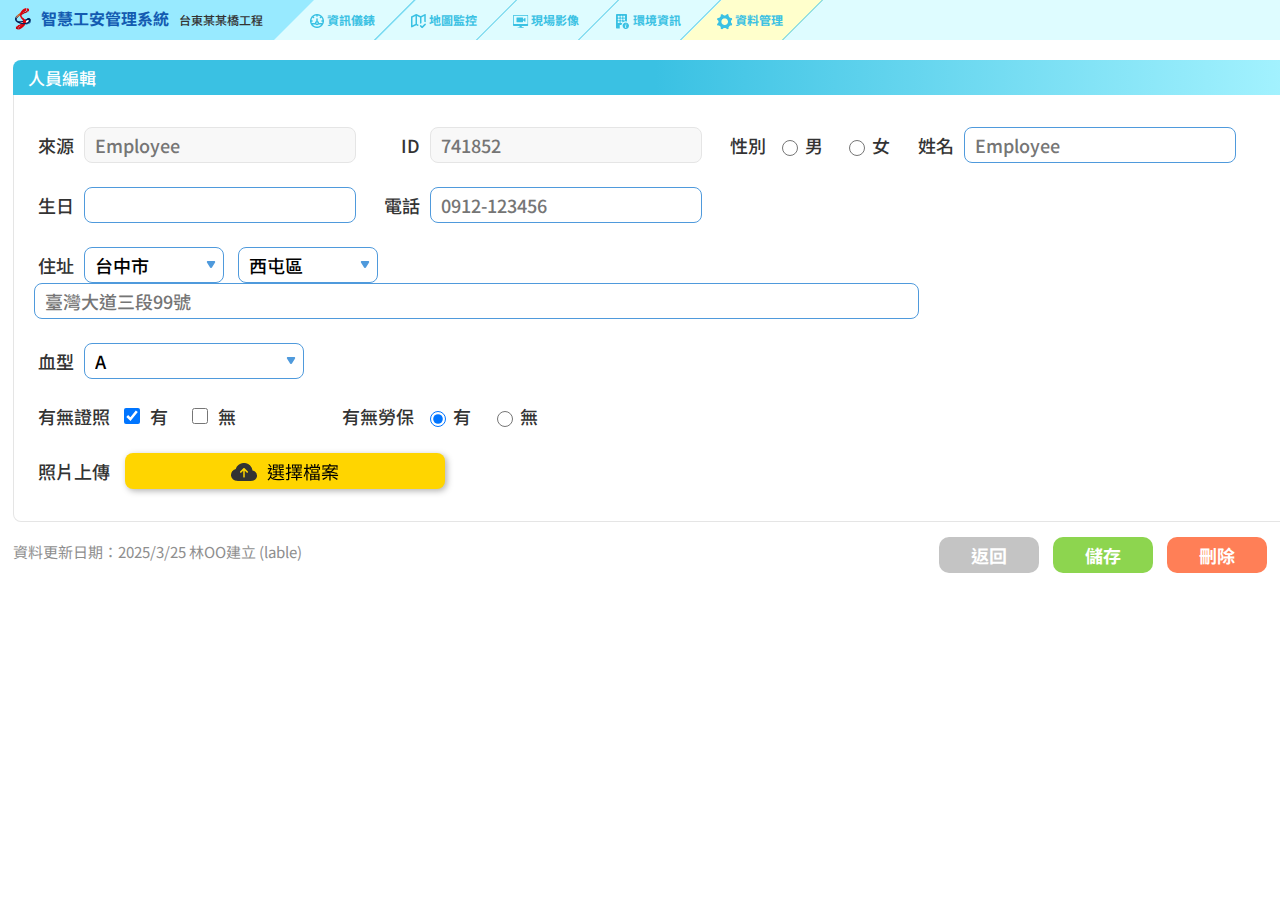
<file: edit.html>
<!DOCTYPE html>
<html lang="zh-TW">
<head>
<meta charset="UTF-8">
<meta http-equiv="X-UA-Compatible" content="IE=edge,chrome=1">
<meta name="viewport" content="width=device-width, initial-scale=1.0, user-scalable=no" />
<meta name="format-detection" content="telephone=no">
<link rel="shortcut icon" href="img/favicon.ico"/>
<link rel="bookmark" href="img/favicon.ico"/>
<meta name="description" content="">
<meta name="keywords" content="">
<meta property="og:title" content="">
<meta property="og:description" content="">
<meta property="og:url" content="">
<meta property="og:image" content="">
<script src="https://code.jquery.com/jquery-3.7.1.min.js"></script>
<!-- bootstrap -->
<script src="https://cdn.jsdelivr.net/npm/bootstrap@5.3.6/dist/js/bootstrap.bundle.min.js" integrity="sha384-j1CDi7MgGQ12Z7Qab0qlWQ/Qqz24Gc6BM0thvEMVjHnfYGF0rmFCozFSxQBxwHKO" crossorigin="anonymous"></script>
<link href="https://cdn.jsdelivr.net/npm/bootstrap@5.3.6/dist/css/bootstrap.min.css" rel="stylesheet" integrity="sha384-4Q6Gf2aSP4eDXB8Miphtr37CMZZQ5oXLH2yaXMJ2w8e2ZtHTl7GptT4jmndRuHDT" crossorigin="anonymous">
<!-- bootstrap -->
<script src="js/jquery.datetimepicker.full.min.js"></script>
<link rel="stylesheet" href="css/jquery.datetimepicker.min.css">
<link rel="stylesheet" href="css/safe.css">
<!-- google fonts -->
<link rel="preconnect" href="https://fonts.googleapis.com">
<link rel="preconnect" href="https://fonts.gstatic.com" crossorigin>
<link href="https://fonts.googleapis.com/css2?family=Noto+Sans+TC:wght@100..900&display=swap" rel="stylesheet">
<title></title>
</head>
<body>
<div class="top">
  <div class="logo_t">
    <div class="logo"></div><span>智慧工安管理系統</span>台東某某橋工程
  </div>
  <div class="nav">
    <a href="index.html"><span></span>資訊儀錶</a>
    <a href="map.html" class="nav2"><span></span>地圖監控</a>
    <a href="" class="nav3"><span></span>現場影像</a>
    <a href="" class="nav4"><span></span>環境資訊</a>
    <a href="info.html" class="nav5 on"><span></span>資料管理</a>
  </div>
</div>
<div class="edit_form">
  <div class="edit_top">人員編輯</div>
  <div class="edit_cont">
    <div class="short"><span>來源</span><input type="text" id="" name="" placeholder="Employee" disabled></div>
    <div class="short"><span>ID</span><input type="text" id="" name="" placeholder="741852" disabled></div>
    <div class="short">
      <span>性別</span>
      <label>
        <input type="radio" id="" name="gender" value="">男
        <input type="radio" id="" name="gender" value="">女
      </label>
    </div>
    <div class="short"><span>姓名</span><input type="text" id="" name="" placeholder="Employee"></div>
    <div class="short"><span>生日</span><input inputmode="none" id="date_timepicker_start" /></div>
    <div class="short"><span>電話</span><input type="text" id="" name="" placeholder="0912-123456"></div>
    <div class="sele1">
      <span>住址</span><select id="op5">
        <option value="">台中市</option>
        <option value="">台北市</option>
        <option value="">新北市</option>
      </select>
      <select id="op6">
        <option value="">西屯區</option>
        <option value="">北區</option>
        <option value="">西區</option>
      </select>
      <input type="text" id="" name="" placeholder="臺灣大道三段99號">
    </div>
    <div class="sele2"><span>血型</span></span><select id="op7">
        <option value="">A</option>
        <option value="">B</option>
        <option value="">O</option>
        <option value="">AB</option>
      </select></div>
    <div class="mid">
      <span>有無證照</span>
      <label>
        <input type="checkbox" id="" name="certificates" value="" checked>有
        <input type="checkbox" id="" name="certificates" value="">無
      </label></div>
    <div class="mid">
      <span>有無勞保</span>
      <label>
        <input type="radio" id="" name="insurance" value="" checked>有
        <input type="radio" id="" name="insurance" value="">無
      </label></div>
    <div class="mid2"><span>照片上傳</span><div class="but3"><b></b>選擇檔案</div></div>
  </div>
</div>
<div class="edit_bot">
  <div class="edb1">資料更新日期：2025/3/25  林OO建立 (lable)</div>
  <div class="edb2">
    <div class="but4">返回</div>
    <div class="but5">儲存</div>
    <div class="but6">刪除</div>
  </div>
</div>
<script>
  $('#date_timepicker_start').datetimepicker({
      format:'Y/m/d',
      onShow:function( ct ){
       this.setOptions({
        maxDate:jQuery('#date_timepicker_end').val()?jQuery('#date_timepicker_end').val():false
       })
      },
      timepicker:false
  });
  $('#date_timepicker_end').datetimepicker({
      format:'Y/m/d',
      onShow:function( ct ){
       this.setOptions({
        minDate:jQuery('#date_timepicker_start').val()?jQuery('#date_timepicker_start').val():false
       })
      },
      timepicker:false
  });
</script>
</body>
</html>
</file>
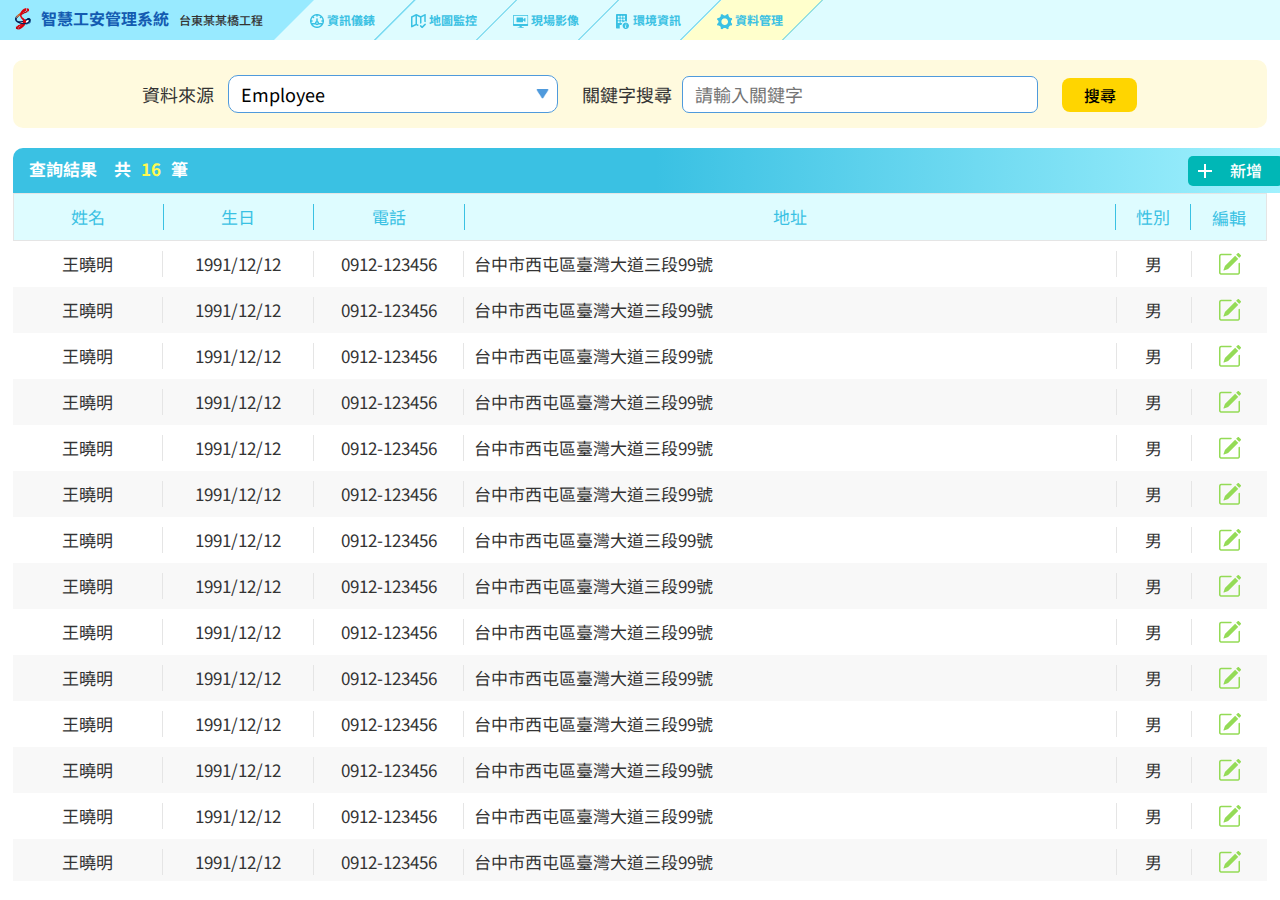
<file: info.html>
<!DOCTYPE html>
<html lang="zh-TW">
<head>
<meta charset="UTF-8">
<meta http-equiv="X-UA-Compatible" content="IE=edge,chrome=1">
<meta name="viewport" content="width=device-width, initial-scale=1.0, user-scalable=no" />
<meta name="format-detection" content="telephone=no">
<link rel="shortcut icon" href="img/favicon.ico"/>
<link rel="bookmark" href="img/favicon.ico"/>
<meta name="description" content="">
<meta name="keywords" content="">
<meta property="og:title" content="">
<meta property="og:description" content="">
<meta property="og:url" content="">
<meta property="og:image" content="">
<script src="https://code.jquery.com/jquery-3.7.1.min.js"></script>
<!-- bootstrap -->
<script src="https://cdn.jsdelivr.net/npm/bootstrap@5.3.6/dist/js/bootstrap.bundle.min.js" integrity="sha384-j1CDi7MgGQ12Z7Qab0qlWQ/Qqz24Gc6BM0thvEMVjHnfYGF0rmFCozFSxQBxwHKO" crossorigin="anonymous"></script>
<link href="https://cdn.jsdelivr.net/npm/bootstrap@5.3.6/dist/css/bootstrap.min.css" rel="stylesheet" integrity="sha384-4Q6Gf2aSP4eDXB8Miphtr37CMZZQ5oXLH2yaXMJ2w8e2ZtHTl7GptT4jmndRuHDT" crossorigin="anonymous">
<!-- bootstrap -->
<link rel="stylesheet" href="css/safe.css">
<!-- google fonts -->
<link rel="preconnect" href="https://fonts.googleapis.com">
<link rel="preconnect" href="https://fonts.gstatic.com" crossorigin>
<link href="https://fonts.googleapis.com/css2?family=Noto+Sans+TC:wght@100..900&display=swap" rel="stylesheet">
<title></title>
</head>
<body>
<div class="top">
  <div class="logo_t">
    <div class="logo"></div><span>智慧工安管理系統</span>台東某某橋工程
  </div>
  <div class="nav">
    <a href="index.html"><span></span>資訊儀錶</a>
    <a href="map.html" class="nav2"><span></span>地圖監控</a>
    <a href="" class="nav3"><span></span>現場影像</a>
    <a href="" class="nav4"><span></span>環境資訊</a>
    <a href="info.html" class="nav5 on"><span></span>資料管理</a>
  </div>
</div>
<div class="search">
  <div>資料來源 
    <select id="op4">
      <option value="">Employee</option>
      <option value="">Employee2</option>
      <option value="">Employee</option>
    </select>
  </div>
  <div>關鍵字搜尋<input type="text" id="" name="" placeholder="請輸入關鍵字" ></div>
  <div class="but1">搜尋</div> 
</div>
<div class="result_form">
  <div class="rf_1">
    <div>查詢結果　共<span>16</span>筆</div>
    <div class="but2">新增</div>
  </div>
  <table class="rf_2">
    <tr>
      <td>姓名<span></span></td>
      <td>生日<span></span></td>
      <td>電話<span></span></td>
      <td>地址<span></span></td>
      <td>性別<span></span></td>
      <td>編輯</td>
    </tr>
  </table>
  <div class="rf_3">   
    <table>
      <tr>
        <td>王曉明<span></span></td>
        <td>1991/12/12<span></span></td>
        <td>0912-123456<span></span></td>
        <td>台中市西屯區臺灣大道三段99號<span></span></td>
        <td>男<span></span></td>
        <td><div class="edit" onclick="location.href='edit.html'"></div></td>
      </tr>
      <tr>
        <td>王曉明<span></span></td>
        <td>1991/12/12<span></span></td>
        <td>0912-123456<span></span></td>
        <td>台中市西屯區臺灣大道三段99號<span></span></td>
        <td>男<span></span></td>
        <td><div class="edit"></div></td>
      </tr>
      <tr>
        <td>王曉明<span></span></td>
        <td>1991/12/12<span></span></td>
        <td>0912-123456<span></span></td>
        <td>台中市西屯區臺灣大道三段99號<span></span></td>
        <td>男<span></span></td>
        <td><div class="edit"></div></td>
      </tr>
      <tr>
        <td>王曉明<span></span></td>
        <td>1991/12/12<span></span></td>
        <td>0912-123456<span></span></td>
        <td>台中市西屯區臺灣大道三段99號<span></span></td>
        <td>男<span></span></td>
        <td><div class="edit"></div></td>
      </tr>
      <tr>
        <td>王曉明<span></span></td>
        <td>1991/12/12<span></span></td>
        <td>0912-123456<span></span></td>
        <td>台中市西屯區臺灣大道三段99號<span></span></td>
        <td>男<span></span></td>
        <td><div class="edit"></div></td>
      </tr>
      <tr>
        <td>王曉明<span></span></td>
        <td>1991/12/12<span></span></td>
        <td>0912-123456<span></span></td>
        <td>台中市西屯區臺灣大道三段99號<span></span></td>
        <td>男<span></span></td>
        <td><div class="edit"></div></td>
      </tr>
      <tr>
        <td>王曉明<span></span></td>
        <td>1991/12/12<span></span></td>
        <td>0912-123456<span></span></td>
        <td>台中市西屯區臺灣大道三段99號<span></span></td>
        <td>男<span></span></td>
        <td><div class="edit"></div></td>
      </tr>
      <tr>
        <td>王曉明<span></span></td>
        <td>1991/12/12<span></span></td>
        <td>0912-123456<span></span></td>
        <td>台中市西屯區臺灣大道三段99號<span></span></td>
        <td>男<span></span></td>
        <td><div class="edit"></div></td>
      </tr>
      <tr>
        <td>王曉明<span></span></td>
        <td>1991/12/12<span></span></td>
        <td>0912-123456<span></span></td>
        <td>台中市西屯區臺灣大道三段99號<span></span></td>
        <td>男<span></span></td>
        <td><div class="edit"></div></td>
      </tr>
      <tr>
        <td>王曉明<span></span></td>
        <td>1991/12/12<span></span></td>
        <td>0912-123456<span></span></td>
        <td>台中市西屯區臺灣大道三段99號<span></span></td>
        <td>男<span></span></td>
        <td><div class="edit"></div></td>
      </tr>
      <tr>
        <td>王曉明<span></span></td>
        <td>1991/12/12<span></span></td>
        <td>0912-123456<span></span></td>
        <td>台中市西屯區臺灣大道三段99號<span></span></td>
        <td>男<span></span></td>
        <td><div class="edit"></div></td>
      </tr>
      <tr>
        <td>王曉明<span></span></td>
        <td>1991/12/12<span></span></td>
        <td>0912-123456<span></span></td>
        <td>台中市西屯區臺灣大道三段99號<span></span></td>
        <td>男<span></span></td>
        <td><div class="edit"></div></td>
      </tr>
      <tr>
        <td>王曉明<span></span></td>
        <td>1991/12/12<span></span></td>
        <td>0912-123456<span></span></td>
        <td>台中市西屯區臺灣大道三段99號<span></span></td>
        <td>男<span></span></td>
        <td><div class="edit"></div></td>
      </tr>
      <tr>
        <td>王曉明<span></span></td>
        <td>1991/12/12<span></span></td>
        <td>0912-123456<span></span></td>
        <td>台中市西屯區臺灣大道三段99號<span></span></td>
        <td>男<span></span></td>
        <td><div class="edit"></div></td>
      </tr>
      <tr>
        <td>王曉明<span></span></td>
        <td>1991/12/12<span></span></td>
        <td>0912-123456<span></span></td>
        <td>台中市西屯區臺灣大道三段99號<span></span></td>
        <td>男<span></span></td>
        <td><div class="edit"></div></td>
      </tr>
      <tr>
        <td>王曉明<span></span></td>
        <td>1991/12/12<span></span></td>
        <td>0912-123456<span></span></td>
        <td>台中市西屯區臺灣大道三段99號<span></span></td>
        <td>男<span></span></td>
        <td><div class="edit"></div></td>
      </tr>
    </table>
  </div>
</div>
</body>
</html>
</file>
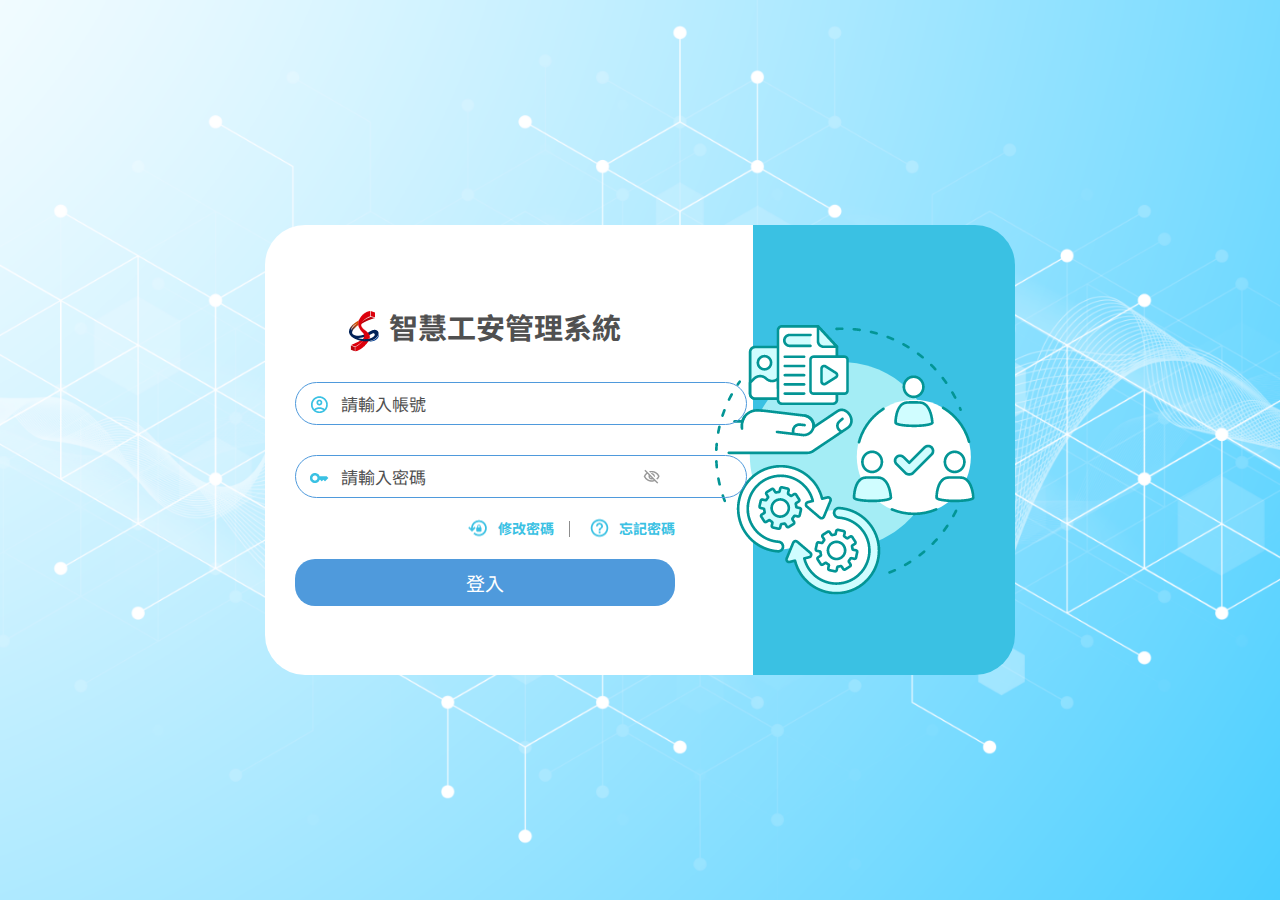
<file: login.html>
<!DOCTYPE html>
<html lang="zh-TW">
<head>
<meta charset="UTF-8">
<meta http-equiv="X-UA-Compatible" content="IE=edge,chrome=1">
<meta name="viewport" content="width=device-width, initial-scale=1.0, user-scalable=no" />
<meta name="format-detection" content="telephone=no">
<link rel="shortcut icon" href="img/favicon.ico"/>
<link rel="bookmark" href="img/favicon.ico"/>
<meta name="description" content="">
<meta name="keywords" content="">
<meta property="og:title" content="">
<meta property="og:description" content="">
<meta property="og:url" content="">
<meta property="og:image" content="">
<script src="https://code.jquery.com/jquery-3.7.1.min.js"></script>
<!-- bootstrap -->
<script src="https://cdn.jsdelivr.net/npm/bootstrap@5.3.6/dist/js/bootstrap.bundle.min.js" integrity="sha384-j1CDi7MgGQ12Z7Qab0qlWQ/Qqz24Gc6BM0thvEMVjHnfYGF0rmFCozFSxQBxwHKO" crossorigin="anonymous"></script>
<link href="https://cdn.jsdelivr.net/npm/bootstrap@5.3.6/dist/css/bootstrap.min.css" rel="stylesheet" integrity="sha384-4Q6Gf2aSP4eDXB8Miphtr37CMZZQ5oXLH2yaXMJ2w8e2ZtHTl7GptT4jmndRuHDT" crossorigin="anonymous">
<!-- bootstrap -->
<link rel="stylesheet" href="css/safe.css">
<!-- google fonts -->
<link rel="preconnect" href="https://fonts.googleapis.com">
<link rel="preconnect" href="https://fonts.gstatic.com" crossorigin>
<link href="https://fonts.googleapis.com/css2?family=Noto+Sans+TC:wght@100..900&display=swap" rel="stylesheet">
<title></title>
</head>
<body>
<div class="bg1"></div>
<div class="login_out">
  <div class="login_pic"></div>
  <div class="login_form">
    <div class="logo_t1"><div class="logo"></div>智慧工安管理系統</div>
    <input type="text" id="" name="" placeholder="請輸入帳號" class="name">
    <input type="text" id="" name="" placeholder="請輸入密碼" class="password">
    <span class="see"></span>
    <div class="password2">
      <div>修改密碼</div><i></i>
      <div>忘記密碼</div>
    </div>
    <a href="index.html">登入</a>
  </div>
</div>
</body>
</html>
</file>
<file: css/safe.css>
@charset "utf-8";
/* CSS Document */
*{
	margin: 0;
	padding: 0;
	border: 0;
	font-size: 100%;
	font: inherit;
	font-family: 'Noto Sans TC' , sans-serif;
	vertical-align:baseline;
	text-decoration:none;
}
article, aside, details, figcaption, figure, footer, header, hgroup, menu, nav, section {
	display: block;
}
ol, ul {
	list-style: none;
	margin-bottom: 0;
}
blockquote, q {
	quotes: none;
}
blockquote:before, blockquote:after, q:before, q:after {
	content: '';
	content: none;
}
a{
	text-decoration: none;
}
body, html{
	overflow-anchor: none;
	width:100%;
	height: 100%;
	color: #333;
	background: #fff;
}
html{
	font-size: 18px;
}
select,
::picker(select) {
  appearance: base-select;
}
.hide{
	display: none;
}
/*------------login-----------*/
.bg1{
	position: absolute;
	width: 100%;
	height: 100%;
	background: url(../img/bg1.png) no-repeat center ;
	background-size: cover;
}
.login_out{
	position: absolute;
	width: 750px;
	height: 450px;
	border-radius: 40px;
	background: linear-gradient(to right,#fff 65%, #3AC1E3 65.1%);
	z-index: 2;
	top: calc(50% - 225px);
	left: calc(50% - 375px);
	color: #505050;
}
.login_out > div{
	position: absolute;
}
.login_pic{
	width: 260px;
	height: 270px;
	background: url(../img/login.png) no-repeat center ;
	background-size: contain;
	top: 100px;
	right: 40px;
}
.login_form{
	width: 380px;
	top: 80px;
	left: 30px;
	text-align: center;
}
.logo{
	width: 30px;
	height: 41px;
	background: url(../img/logo.png) no-repeat center;
	background-size: contain;
}
.logo_t1{
	width: fit-content;
	font-size: 29px;
	font-weight: 700;
	margin: 0 auto 15px auto;
}
.logo_t1 .logo{
	display: inline-block;
	vertical-align: middle;
	margin-right: 10px;
}
input{
	border: 1px solid #4F9ADC;
}
.login_form input{
	font-size: 17px;
	border-radius: 30px;
	padding: 8px 25px 8px 45px;
	width: 100%;
	margin: 15px 0;
}
.login_form input::placeholder {
	color: #505050;
	opacity: 1; /* Firefox */
}
input.name{
	background: url(../img/icon_1.png) no-repeat;
	background-position: 13px 12px;
}
input.password{
	background: url(../img/icon_2.png) no-repeat;
	background-position: 13px 12px;
}
.see{
	position: absolute;
	display: block;
	background: url(../img/icon_5.png) no-repeat center;
	width: 25px;
	height: 25px;
	right: 10px;
	top: 160px;
}
.password2{
	text-align: right;
}
.password2 div{
	display: inline-block;
	font-size: 14px;
	font-weight: 700;
	color: #3AC1E3;
	background: url(../img/icon_3.png) no-repeat left;
	padding-left: 30px;
}
.password2 div:last-child{
	background: url(../img/icon_4.png) no-repeat left;
}
.password2 i{
	display: inline-block;
	width: 1px;
	height: 16px;
	background: #8D8D8D;
	margin: 0 15px;
	vertical-align: middle;
}
.login_form a{
	display: block;
	font-size: 19px;
	color: #fff;
	background: #4F9ADC;
	border-radius: 20px;
	width: 100%;
	padding: 10px 0;
	margin-top: 20px;
}
/*------------index-----------*/
.bg2{
	position: absolute;
	width: 100%;
	height: 100%;
	background: url(../img/bg2.png) no-repeat center ;
	background-size: cover;
}
.top{
	position: fixed;
	width: 100%;
	height: 40px;
	background: linear-gradient(to right,#98EAFF 36%, #DEFCFF 36.1%);
	font-size: 12px;
	text-align: left;
	font-weight: 500;
	z-index: 5;
}
.top > div{
	display: inline-block;
}
.logo_t{
	padding: 0 30px 0 15px;
}
.logo_t .logo{
	display: inline-block;
	width: 16px;
	height: 22px;
	vertical-align: bottom;
}
.logo_t span{
	font-size: 16px;
	color: #135BB1;
	padding: 0 10px;
	font-weight: 700;
}
.nav{
	height: 100%;
}
.nav a{
	display: inline-block;
	height: 40px;
	line-height: 40px;
	position: relative;
	color: #3AC1E3;
	padding: 0 20px 0 10px;
	font-weight: 700;
}
.nav a::before{
	position: absolute;
	background: #DEFCFF;
    content: '';
	z-index: -1;
    top: 0;
    right: 0;
    bottom: 0;
    left: 0;
    height: 40px;
	border-right: 1px solid #3AC1E3;
    transform: skew(-45deg);
    margin-left: -2px;
}
.nav a.on::before{
	background: #FFFFCC;
}
.nav a span{
	display: inline-block;
	width: 16px;
	height: 16px;
	background: url(../img/nav_1.png) no-repeat center;
	vertical-align: middle;
	padding-right: 5px;
}
.nav a.nav2 span{
	background: url(../img/nav_2.png) no-repeat center;
}
.nav a.nav3 span{
	background: url(../img/nav_3.png) no-repeat center;
}
.nav a.nav4 span{
	background: url(../img/nav_4.png) no-repeat center;
}
.nav a.nav5 span{
	background: url(../img/nav_5.png) no-repeat center;
}
.mainkv{
	position: relative;
	width: 100%;
	height: 280px;
	top: 60px;
}
.mainkv > div{
	position: absolute;
}
.mk1{
	top: 0;
	left: calc(50% - 210px);
  position: relative;
	width: 420px;
	height: 270px;
	background: url(../img/bg3.png) no-repeat center;
  z-index: 2;
}
.mk2,.mk3,.mk4,.mk5{
	width: 45%;
	height: 130px;
}
.mk2{
	top: 0;
	left: 0;
	border-bottom: 3px solid #3AC1E3;
}
.mk3{
	top: 0;
	right: 0;
	background: linear-gradient(to right,#70EFF3 50%, #B8F7F9 100%);
}
.mk3a,.mk4a,.mk5a{
	position: absolute;
	width: 100%;
	height: 40px;
}
.mk3a{
	bottom: 0;
	border-top: 3px solid #fff;
	background: linear-gradient(to right,#2BE2E8 50%, #96F1F4 100%);
}
.mk4{
	top: 140px;
	left: 0;
	background: linear-gradient(to left,#E5FFB1 50%, #F2FFD8 100%);
}
.mk4a{
	background: linear-gradient(to left,#3ACB90 50%, #3ACB90 100%);
}
.mk5{
	top: 140px;
	right: 0;
	background: linear-gradient(to right,#FFFF91 50%, #FFFFCC 100%);
}
.mk5a{
	background: linear-gradient(to right,#FFCC00 50%, #FFE789 100%);
}
.title{
	font-size: 16px;
	font-weight: 700;
	color: #fff;
	text-align: center;
}
.mk1c{
	width: 420px;
	height: 270px;
	top: 5px;
	left: calc(50% - 210px);
	z-index: 5;
}
.chart{
	height: 140px;
	text-align: center;
	margin: 20px auto 10px auto;
}
.chart > div{
	position: relative;
	width: 130px;
	height: 130px;
	display: inline-block;
	color: #4F9ADC;
	font-size: 15px;
	font-weight: 500;
	margin: 0 10px;
}
#chart1,#chart2{
	width: 220px;
	height: 220px;
}
.chart_out{
	position: absolute;
	top: -55px;
	left: -45px;
	z-index: 2;
}
.chart p{
	font-weight: 700;
	padding-top: 116px;
}
.mk1c_bot{
	font-size: 12px;
	color: #2B5AC8;
	font-weight: 700;
	text-align: center;
}
.mk1c_bot > div{
	display: inline-block;
}
.mk1c_bot p{
	margin: 10px auto 5px auto;
}
.mk1c_bot span{
	padding: 2px 10px 4px 10px;
	border-radius: 5px;
	color: #fff;
	font-size: 11px;
	margin: 0 1px;
}
.mk1c_bot1 span{
	background: #FF8C34;
}
.mk1c_bot2 span{
	background: #51ADFE;
}
.mk2c{
	color: #4F9ADC;
	font-size: 20px;
	font-weight: 700;
	width: fit-content;
	width: 305px;
	height: 100px;
	left: calc(50% - 470px);
	top: 20px;
	z-index: 3;
}
.mk2c p{
	position: absolute;
	bottom: 0;
}
.mk2c span{
	position: absolute;
	width: 130px;
	height: 100px;
	background-size: contain;
	right: 0;
	bottom: 0;
}
.mk2c span.w1{
	background: url(../img/weather1.png) no-repeat center;
}
.mk2c span.w2{
	background: url(../img/weather2.png) no-repeat center;
}
.mk2c span.w3{
	background: url(../img/weather3.png) no-repeat center;
}
.mk2c span.w4{
	background: url(../img/weather4.png) no-repeat center;
}
.mk3c{
	top: 10px;
	left: calc(50% + 155px);
}
.mk3c_top div{
	display: inline-block;
}
select{
	border: 1px solid #4F9ADC;
	padding: 4px 8px;
	border-radius: 5px;
	appearance: none;
	background: url(../img/arr_1.png) no-repeat center #fff;
	background-position-x: calc(100% - 6px);
}
.mk3c_top select{
	font-size: 12px;
	vertical-align: top;
	width: 100px;
}
.mk3c_top ul{
	display: inline-block;
	font-size: 13px;
	line-height: 1.8;
	vertical-align: top;
	padding-left: 10px;
}
.mk3c_top ul li{
	width: 230px;
	overflow: hidden;
	white-space: nowrap;
	text-overflow: ellipsis;
}
.mk3c_top ul span{
	display: inline-block;
	color: #098A7C;
	width: 80px;
} 
.mk3c_bot{
	text-align: left;
	font-size: 13px;
	color: #000;
	font-weight: 500;
	padding: 15px 0 0 60px;
}
.mk3c_bot b{
	display: inline-block;
	width: 1px;
	height: 16px;
	background: #fff;
	margin: 10px;
	vertical-align: middle;
}
.mk3c_bot i{
	background: url(../img/icon_6.png) no-repeat left;
	display: inline-block;
	color: #098A7C;
	font-size: 12px;
	padding-left: 26px;
	margin-right: 3px;
}
.mk3b2 i{
	background: url(../img/icon_7.png) no-repeat left;
}
.mk3b3 i{
	background: url(../img/icon_8.png) no-repeat left;
}
.mk4c{
	top: 148px;
	left: calc(50% - 500px);
	width: 320px;
}
.mk4cont{
	padding-top: 20px;
	text-align: center;
}
.mk4cont div{
	display: inline-block;
	border-radius: 5px;
	border: 1px solid #009A6A;
	font-size: 12px;
	font-weight: 700;
	color: #009A6A;
	padding: 2px 5px 4px 5px;
	margin: 2px 1px;
}
.mk4cont span,.mk5cont span{
	display: inline-block;
	margin: 0 2px;
	width: 40px;
	font-weight: 900;
}
.mk4cont b,.mk5cont b{
	display: inline-block;
	font-size: 10px;
	font-weight: 400;
	width: 20px;
}
.org,.switch.on{
	color: #F86233 !important;
	border: 1px solid #F86233 !important;
}
.mk5c{
	top: 148px;
	left: calc(50% + 175px);
	width: 330px;
}
.mk5cont{
	padding-top: 10px;
	text-align: center;
}
.mk5cont div{
	display: inline-block;
	width: 160px;
	font-size: 13px;
	color: #333333;
}
.mk5cont span{
	width: 65px;
	text-align: right;
	font-size: 12px;
}
.mk5cont b{
	font-size: 12px;
	width: 35px;
	text-align: center;
}
.main2{
	position: relative;
	width: 100%;
	background: #F8F8F8;
	font-size: 13px;
	margin-top: 60px;
	z-index: 3;
	text-align: center;
}
.m2a{
	width: 100%;
	background: linear-gradient(to right,#FFEFE3 0%,#FFD9BC 20%,#FFD9BC 80%,#FFEFE3 100%);
	padding: 6px 0;
}
.m2a span{
	font-weight: 900;
	margin: 0 10px;
}
.m2b{
	width: 100%;
	background: linear-gradient(to right,#B9E0EE 0%,#6CBEDC 20%,#6CBEDC 80%,#B9E0EE 100%);
	padding: 10px 0;
	font-size: 15px;
}
.m2b i{
	display: inline-block;
	width: 1px;
	height: 45px;
	background: #fff;
	margin: 0 20px;
	vertical-align: middle;
}
.m2b div{
	display: inline-block;
	width: 120px;
	color: #fff;
	vertical-align: middle;
}
.m2b .title{
	font-size: 15px;
}
.m2bc span{
	display: inline-block;
	background: url(../img/icon_9.png) no-repeat left;
	height: 21px;
	padding-left: 25px;
	margin: 5px 8px 0 8px;
	font-weight: 700;
	text-align: left;
}
.m2bc span:last-child{
	background: url(../img/icon_10.png) no-repeat left;
}
.m2c{
	text-align: left;
	padding: 15px 0;
	margin-left: calc(50% - 480px);
	padding-bottom: 120px;
}
.m2c > div{
	display: inline-block;
	vertical-align: middle;
}
.m2c1{
	width: 50px;
	font-weight: 700;
	font-size: 20px;
	line-height: 1.2;
	color: #8E8E8E;
	letter-spacing: 2px;
}
.m2c2{
	width: 480px;
	font-size: 13px;
}
.m2c2 span{
	color: #098A7C;
	margin-right: 20px;
}
.m2c2 li{
	margin:2px 0;
}
.floatselect{
	position: absolute;
	bottom: 3%;
	right: 2%;
	z-index: 5;
}
.floatselect select{
	width: 300px;
}
.floatselect-select{
	font-size: 14px;
	border-radius: 8px;
	vertical-align: top;
}
.floatselect-select > span{
	padding-left: 0.4rem;
}
.select2-container--default .select2-selection--single {
  background-color: #fff;
  border: 1px solid #4F9ADC;
  border-radius: 8px;
  height: 30px;
	background: url(../img/arr_1.png) no-repeat center #fff;
	background-position-x: calc(100% - 6px);
}
.select2-container--default .select2-selection--single .select2-selection__arrow b {
	display: none;
}
.cc1{
	color: #009A6A;
}
.cc2{
	color: #9088DB;
}
.cc3{
	color: #FF7F57;
}
/*------------map-----------*/
.map_main{
	position: relative;
	width: 100%;
	height: calc(100% - 40px);
	top: 40px;
}
.mapout{
	position: absolute;
	top: 0;
	left: 0;
	width: 100%;
	height: 100%;
	overflow: scroll;
}
.map{
	position: absolute;
	background: url(../img/map.png) no-repeat;
	width: 1542px;
	height: 999px;
}
.map_left{
	position: relative;
	background: #95EBE5;
	width: 310px;
	height: 100%;
}
.left_nav{
	width: 280px;
	background: #F8F8F8;
	height: 100%;
}
.left_title{
	font-size: 24px;
	font-weight: 500;
	color: #000;
	text-align: center;
	padding-top: 40px;
}
.left_nav select,.search select{
	font-size: 18px;
	border-radius: 10px;
	width: 90%;
	margin: 10px 0 0 5%;
	padding: 5px 12px 6px 12px;
	background: url(../img/arr_2.png) no-repeat center #fff;
	background-position-x: calc(100% - 8px);
}
.bluezone{
	width: 90%;
	margin: 15px 0 0 5%;
}
.blue_title{
	background: linear-gradient(to right, #3AC1E3 50%, #A5F3FF 100%);
	width: 100%;
	color: #fff;
	font-size: 18px;
	font-weight: 500;
	padding: 5px 20px;
	border-radius: 6px 6px 0 0;
}
.bz_c{
	border-radius: 0 0 6px 6px;
	border: 1px solid #E5E5E5;
	background: #fff;
	width: 100%;
	padding: 10px 20px 15px 20px;
	font-size: 17px;
}
.bz_c i{
	display: block;
	width: 100%;
	height: 1px;
	margin: 10px 0;
	background: #E5E5E5;
}
.bz_c > span{
	color: #4F9ADC;
	margin: 0 5px;
}
.left_arr{
	position: absolute;
	background: url(../img/arr_3.png) no-repeat center ;
	width: 18px;
	height: 38px;
	top: calc(50% - 9px);
	right: 6px;
}
.left_arr.on{
	transform: rotate(180deg);
}
/*------------info-----------*/
.search{
	position: relative;
	background: #FFFADE;
	border-radius: 10px;
	padding: 15px 0;
	width: 98%;
	top: 60px;
	margin: 0 auto;
	font-size: 18px;
	text-align: center;
}
.search > div{
	display: inline-block;
	margin: 0 10px;
}
.search select{
	width: 330px;
	margin: 0 0 0 10px;
	padding: 5px 12px;
	background-size: 13px 10px;
}
.search input{
	width: 330px;
	border-radius: 7px;
	padding: 4px 12px 5px 12px;
	margin: 0 0 0 10px;
}
.but1,.but3{
	color: #000;
	font-size: 16px;
	background: #FFD500;
	width: 75px;
	padding: 5px 0;
	border-radius: 8px;
	font-weight: 500;
}
.result_form{
	width: 98%;
	text-align: center;
	margin: 80px auto 0 auto;
}
.rf_1{
	width: 100%;
	border-radius: 10px 10px 0 0 ;
	background: linear-gradient(to right,#3AC1E3 50%, #A5F3FF 100% );
	padding: 8px 16px 12px 16px;
	color: #fff;
	font-weight: 700;
	text-align: left;
	font-size: 17px;
}
.rf_1 div{
	display: inline-block;
}
.rf_1 span{
	color: #FFF950;
	margin: 0 10px;
}
.but2{
	float: right;
	background: url(../img/icon_12.png) no-repeat center #00B7B6;
	background-position-x: 10px;
	font-size: 16px;
	width: 75px;
	padding: 2px 0 4px 20px;
	border-radius: 5px;
	font-weight: 500;
	text-align: center;
}
table.rf_2,.rf_3 table {
	font-size: 17px;
	width: 100%;
	border-collapse: collapse;
}
table.rf_2{
	color: #3AC1E3;
	background: #DEFCFF;
	border: 1px solid #E5E5E5;
}
table.rf_2 td,.rf_3 table td{
	padding: 10px 0;
	vertical-align: middle;
}
table.rf_2 td span,.rf_3 table td span{
	float: right;
	width: 1px;
	height: 26px;
	background: #3AC1E3;
}
.rf_3{
	height: calc(100vh - 260px);
	overflow: scroll;
}
.rf_3 table{
	background: #fff;
}
.rf_3 table tr:nth-child(even){
	background: #F8F8F8;
}
.rf_3 table td span{
	background: #E5E5E5;
}
.edit{
	background: url(../img/icon_11.png) no-repeat center ;
	width: 22px;
	height: 22px;
	margin: 0 auto;
}
.rf_3 table tr td:nth-child(4){
	text-align: left;
	padding-left: 10px;
}
table.rf_2 td:first-child,.rf_3 table td:first-child,table.rf_2 td:nth-child(2),.rf_3 table td:nth-child(2),table.rf_2 td:nth-child(3),.rf_3 table td:nth-child(3){
	width: 12%;
}
table.rf_2 td:nth-child(5),.rf_3 table td:nth-child(5),table.rf_2 td:nth-child(6),.rf_3 table td:nth-child(6){
	width: 6%;
}
/*------------edit-----------*/
.edit_form{
	position: relative;
	width: 98%;
	top: 60px;
	margin: 0 auto;
	font-size: 18px;
	text-align: left;
}
.edit_top{
	width: 100%;
	background: linear-gradient(to right, #3AC1E3 50%, #A5F3FF 100%);
	padding: 5px 15px;
	font-size: 17px;
	color: #fff;
	border-radius: 8px 8px 0 0;
	font-weight: 500;
}
.edit_cont{
	width: 100%;
	border: 1px solid #E5E5E5;
	border-top: none;
	border-radius: 0 0 8px 8px;
	padding: 20px 10px;
	font-weight: 500;
}
.edit_cont > div{
	padding: 12px 10px;
}
.short,.mid{
	display: inline-block;
}
.edit_cont span{
	display: inline-block;
	width: 40px;
	text-align: right;
	margin-right: 10px;
}
.edit_cont .mid span,.edit_cont .mid2 span{
	width: 76px;
}
.edit_cont input{
	border-radius: 8px;
	padding: 4px 10px;
}
.short input{
	width: 250px;
}
.short input:disabled {
	background: #F8F8F8;
	border: 1px solid #E5E5E5;
}
input[type=radio]{
	width: 20px;
	height: 16px;
	margin-right: 5px;
	vertical-align: middle;
}
input[type=radio]:last-child,input[type=checkbox]:last-child{
	margin-left: 20px;
}
input[type=checkbox]{
	width: 16px;
	height: 16px;
	margin-right: 10px;
	vertical-align: baseline;
}
.edit_cont select{
	padding: 4px 10px;
	border-radius: 8px;
}
.sele1 select{
	width: 140px;
	margin-right: 10px;
}
.sele1 input{
	width: calc(100% - 371px);
}
.sele2 select{
	width: 220px;
}
.mid{
	width: 280px;
}
.but3{
	display: inline-block;
	font-size: 18px;
	width: 320px;
	text-align: center;
	font-weight: 400;
	filter: drop-shadow(2px 2px 3px rgba(0, 0, 0, 0.3));
	margin-left: 5px;
}
.but3 b{
	display: inline-block;
	background: url(../img/icon_13.png) no-repeat;
	background-position-y: 1px;
	width: 26px;
	height: 22px;
	margin-right: 10px;
	vertical-align: bottom;
}
.edit_bot{
	position: relative;
	width: 98%;
	margin: 0 auto;
	text-align: left;
	top: 75px;
}
.edb1{
	display: inline-block;
	font-size: 15px;
	color: #8E8E8E;
}
.edb2{
	float: right;
	font-size: 18px;
	color: #fff;
	font-weight: 700;
}
.edb2 div{
	display: inline-block;
	border-radius: 10px;
	margin-left: 10px;
	width: 100px;
	text-align: center;
	background: #C4C4C4;
	padding: 5px 0;
}
.edb2 div.but5{
	background: #8DD54F;
}
.edb2 div.but6{
	background: #FF7F57;
}
/*------------mobile-----------*/
.top2{
	position: fixed;
	width: 100%;
	height: 50px;
	background: #98EAFF;
	font-size: 14px;
	text-align: center;
	font-weight: 700;
	z-index: 5;
	overflow: hidden;
}
.logo_t2{
	position: relative;
	padding: 12px 30px 0 15px;
	z-index: 2;
}
.logo_t2 .logo{
	display: inline-block;
	width: 25px;
	height: 26px;
	vertical-align: bottom;
}
.logo_t2 span{
	font-size: 18px;
	color: #1694BB;
	padding: 0 10px;
}
.top2bg{
	position: absolute;
	top: 0;
	right: -10%;
	width: 60%;
	background: #DEFCFF;
	height: 50px;
	transform: skew(-45deg);
}
.search_s{
	position: relative;
	top: 50px;
	background: #FFFADE;
	border: 1px solid #E5E5E5;
	width: 100%;
	padding: 14px 0;
	font-size: 14px;
	text-align: center;
}
.but7{
	display: inline-block;
	background: #FFD500;
	font-size: 16px;
	filter: drop-shadow(1px 1px 3px rgba(0, 0, 0, 0.3));
	padding: 2px 15px;
	border-radius: 6px;
}
.search_s input{
	border-radius: 8px;
	margin: 0 10px;
	padding: 4px 10px;
	width: calc(100% - 150px);
}
.mobile_cont{
	position: relative;
	top: 50px;
	padding-bottom: 60px;
}
.mobile_cont .blue_title{
	font-size: 18px;
}
.mobile_cont .bz_c{
	font-size: 14px;
}
.mobile_cont .bz_c > div,.mobile_cont ul{
	display: inline-block;
	vertical-align: top;
}
.photo{
	float: right;
}
.mobile_cont .bz_c ul{
	padding-left: 0;
}
.mobile_cont .bz_c{
	padding: 10px 20px;
}
.list1 li{
	margin-bottom: 5px;
}
.mobile_cont a{
	display: block;
	color: #4F9ADC;
	background: url(../img/icon_14.png) no-repeat left;
	background-position: 4px 4px;
	padding: 0 0 5px 20px;
	margin-right: 10px;
	font-weight: 500;
}
.time{
	width: 100%;
	padding: 5px 0;
}
.time span,.list2 li > span{
	margin: 0;
	color: #333;
	letter-spacing: 3.5px;
}
.but8{
	display: inline-block;
	background: #4F9ADC;
	font-size: 12px;
	font-weight: 700;
	color: #fff;
	text-align: center;
	padding: 1px 8px 2px 8px;
	border-radius: 30px;
	margin-right: 5px;
	float: right;
}
.but10{
	display: inline-block;
	background: url(../img/icon_15.png) no-repeat center #FFDB26;
	border-radius: 50px;
	width: 20px;
	height: 20px;
	float: right;
}
.list2_op{
	display: inline-block;
	vertical-align: top;
}
.list2_op select{
	display: block;
	width: 200px;
	margin-bottom: 10px;
  font-size: 13px;
}
.list2_op .select2-container--default .select2-selection--single .select2-selection__rendered,.select2-container--default .select2-results>.select2-results__options{
	font-size: 13px;
	color: #333;
}
.select2-container--default .select2-search--dropdown .select2-search__field {
  height: 30px;
  font-size: 13px
}
.list2 .select2-container--default .select2-selection--single {
  border-radius: 5px;
}
.list2_op select:last-child{
	margin-bottom: 0;
}
.list2 li{
	margin: 10px 0;
}
.switch{
	display: inline-block;
	border-radius: 50px;
	border: 1px solid #3ACB90;
	color: #009A6A;
	font-size: 13px;
	font-weight: 700;
	width: 75px;
	height: 26px;
	padding-top: 2px;
	vertical-align: middle;
	text-align: center;
}
.switch p{
	display: inline-block;
	width: 50px;
}
.switch b{
	display: inline-block;
	float: right;
	border-radius: 50%;
	width: 20px;
	height: 20px;
	background: #3ACB90;
	vertical-align: middle;
	margin-right: 2px;
}
.switch.on b{
	background: #FF9100;
	float: left;
	margin-left: 2px;
	margin-right: 0;
}
.switch.hide,.switch.hide p,.switch.hide b{
	display: none;
}
.but9{
	text-align: center;
	margin: 0px auto;
	border-radius: 10px;
	background: #8DD54F;
	font-size: 18px;
	font-weight: 700;
	color: #fff;
	padding: 5px 0;
	width: 100px;
}
</file>
